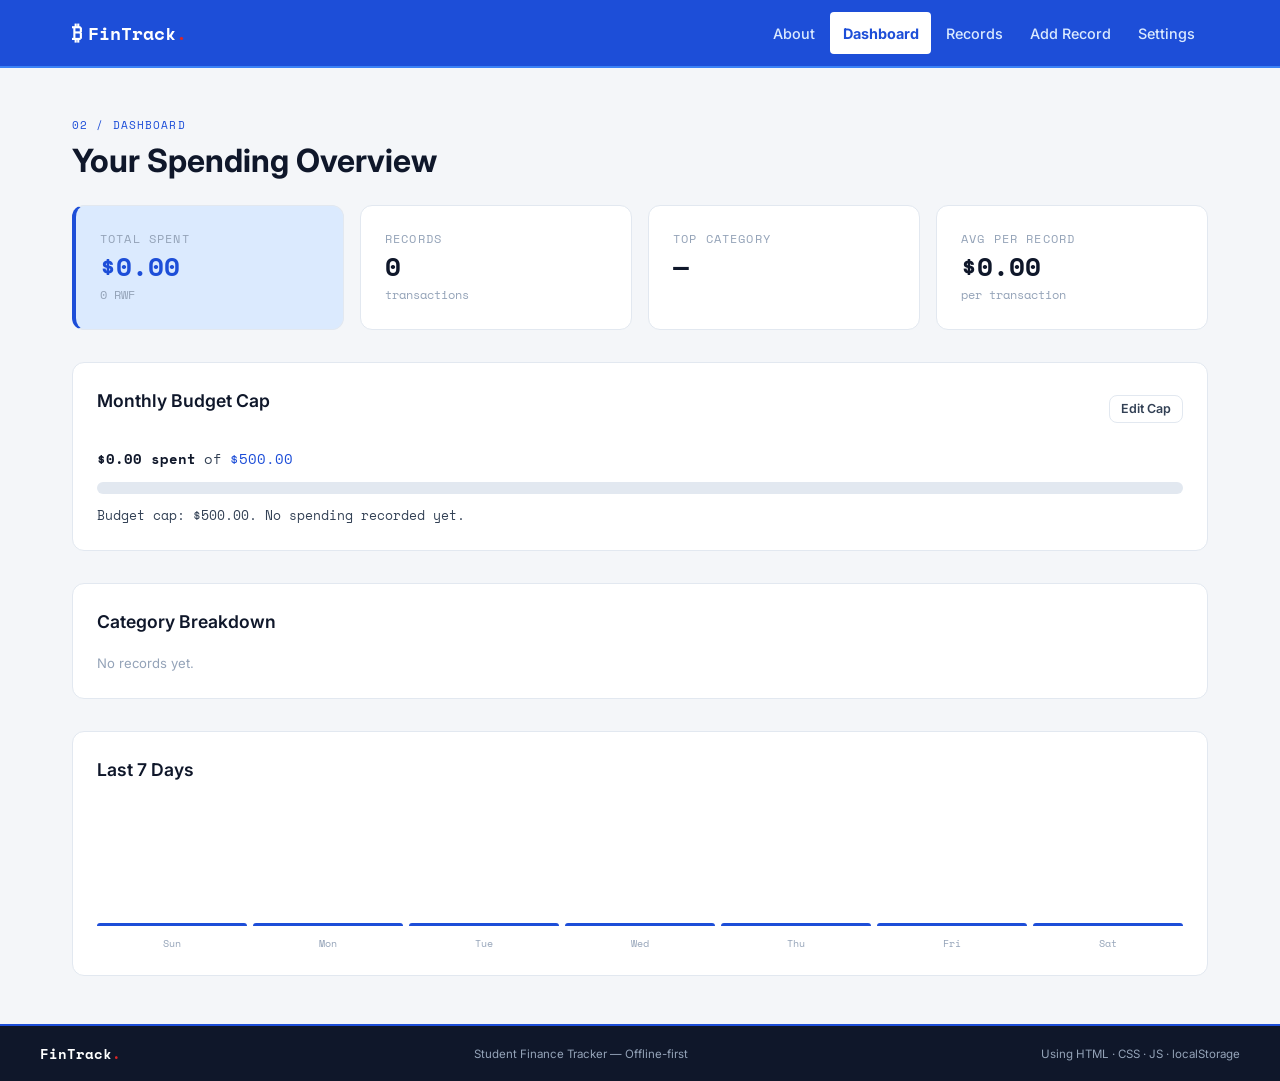
<file: index.html>
<!DOCTYPE html>
<html lang="en">
<head>
  <meta charset="UTF-8" />
  <meta name="viewport" content="width=device-width, initial-scale=1.0" />
  <title>Student-Finance-Tracker</title>
  <link rel="stylesheet" href="styles/main.css" />
  <link rel="preconnect" href="https://fonts.googleapis.com">
  <link href="https://fonts.googleapis.com/css2?family=Space+Mono:ital,wght@0,400;0,700;1,400&family=Inter:wght@300;400;500;600;700&display=swap" rel="stylesheet">
</head>
<body>
  <!-- Skip to content link for keyboard/screen reader users -->
  <a href="#main-content" class="skip-link">Skip to main content</a>


  <!-- ========== HEADER / NAV ========== -->

  <!-- code for nav and the logo "₿"-->
   <header role="banner">
    <div class="header-inner">
      <div class="logo" aria-label="Student Finance Tracker home">
        <span class="logo-icon" aria-hidden="true">₿</span>
        <span class="logo-text">FinTrack<span class="logo-accent">.</span></span>
      </div>
      <button class="nav-toggle" aria-label="Open navigation menu" aria-expanded="false" aria-controls="primary-nav">
        <span></span><span></span><span></span>
      </button>
      <nav id="primary-nav" aria-label="Main navigation">
        <ul role="list">
          <li><a href="#about" class="nav-link" data-section="about">About</a></li>
          <li><a href="#dashboard" class="nav-link active" data-section="dashboard">Dashboard</a></li>
          <li><a href="#records" class="nav-link" data-section="records">Records</a></li>
          <li><a href="#add-edit" class="nav-link" data-section="add-edit">Add Record</a></li>
          <li><a href="#settings" class="nav-link" data-section="settings">Settings</a></li>
        </ul>
      </nav>
    </div>
    
      
  </header>

    <!-- Accessibility Announcements Center for status announcements -->
  <div id="status-polite" role="status" aria-live="polite" aria-atomic="true" class="sr-only"></div>
  <div id="status-assertive" role="alert" aria-live="assertive" aria-atomic="true" class="sr-only"></div>

      <!-- ========== MAIN CONTENT ========== -->
<main id="main-content">

    <!-- ===== SECTION: ABOUT ===== -->
    <!-- about this project -->
    <section id="about" class="page-section" aria-labelledby="about-heading" hidden>
      <div class="section-container">
        <div class="section-eyebrow"> About</div>
        <h1 id="about-heading">Student Finance Tracker</h1>
        <p class="about-tagline">Know exactly where your money goes — and take it back.</p>

        <div class="about-grid">
            <!-- about project -->
          <article class="about-card">
            <h2>What is this?</h2>
            <p>A lightweight, offline-first web app built for students to track daily spending, set budgets, and visualise financial habits — no accounts, no cloud, no cost.</p>
          </article>
          <article class="about-card">
            <h2>Why it exists</h2>
            <p>Student budgets are tight. Small leaks — coffee, bus fare, impulsive snacks — add up fast. FinTrack gives you clarity with zero friction.</p>
          </article>
          <article class="about-card">
            <h2>Key features</h2>
            <ul>
              <li>6 default spending categories</li>
              <li>Live regex-powered search</li>
              <li>USD ↔ RWF ↔ NGN conversion</li>
              <li>Budget cap alerts</li>
              <li>JSON import / export</li>
              <li>Works fully offline</li>
            </ul>
          </article>
          <article class="about-card">
            <!-- contacts -->
            <h2>Contact</h2>
            <p>Showcasing demonstrating regex, DOM manipulation, accessibility, and vanilla JS architecture. my contact is below</p>
            <div class="contact-links">
              <a href="https://github.com/sotuagomah-git/student-finance-tracker" target="_blank" rel="noopener noreferrer" class="contact-link">
                <svg aria-hidden="true" width="18" height="18" viewBox="0 0 24 24" fill="currentColor"><path d="M12 0C5.37 0 0 5.37 0 12c0 5.3 3.438 9.8 8.205 11.385.6.113.82-.258.82-.577 0-.285-.01-1.04-.015-2.04-3.338.724-4.042-1.61-4.042-1.61-.546-1.387-1.333-1.756-1.333-1.756-1.09-.745.083-.73.083-.73 1.205.085 1.838 1.236 1.838 1.236 1.07 1.835 2.807 1.305 3.492.998.108-.776.418-1.305.762-1.605-2.665-.3-5.466-1.332-5.466-5.93 0-1.31.465-2.38 1.235-3.22-.135-.303-.54-1.523.105-3.176 0 0 1.005-.322 3.3 1.23.96-.267 1.98-.399 3-.405 1.02.006 2.04.138 3 .405 2.28-1.552 3.285-1.23 3.285-1.23.645 1.653.24 2.873.12 3.176.765.84 1.23 1.91 1.23 3.22 0 4.61-2.805 5.625-5.475 5.92.42.36.81 1.096.81 2.22 0 1.605-.015 2.896-.015 3.286 0 .315.21.69.825.57C20.565 21.795 24 17.295 24 12c0-6.63-5.37-12-12-12z"/></svg>
                sotuagomah-git
              </a>
              <a href="s.otuagomah@alustudent.com" class="contact-link">
                <svg aria-hidden="true" width="18" height="18" viewBox="0 0 24 24" fill="none" stroke="currentColor" stroke-width="2"><path d="M4 4h16c1.1 0 2 .9 2 2v12c0 1.1-.9 2-2 2H4c-1.1 0-2-.9-2-2V6c0-1.1.9-2 2-2z"/><polyline points="22,6 12,12 2,6"/></svg>
                s.otuagomah@alustudent.com
              </a>
            </div>
          </article>
        </div>
    </section>


 <!-- === Building the dashbord section ===== -->
    <!-- ===== SECTION: DASHBOARD ===== -->
    <section id="dashboard" class="page-section active" aria-labelledby="dashboard-heading">
      <div class="section-container">
        <div class="section-eyebrow">02 / Dashboard</div>
        <h1 id="dashboard-heading">Your Spending Overview</h1>

        <!-- Stat cards -->
        <div class="stats-grid" role="region" aria-label="Spending statistics">
          <div class="stat-card primary">
            <div class="stat-label">Total Spent</div>
            <div class="stat-value" id="stat-total">$0.00</div>
            <div class="stat-sub" id="stat-total-rwf"></div>
          </div>
          <div class="stat-card">
            <div class="stat-label">Records</div>
            <div class="stat-value" id="stat-count">0</div>
            <div class="stat-sub">transactions</div>
          </div>
          <div class="stat-card">
            <div class="stat-label">Top Category</div>
            <div class="stat-value" id="stat-top-cat">—</div>
            <div class="stat-sub" id="stat-top-cat-amount"></div>
          </div>
          <div class="stat-card">
            <div class="stat-label">Avg per Record</div>
            <div class="stat-value" id="stat-avg">$0.00</div>
            <div class="stat-sub">per transaction</div>
          </div>
        </div>

        <!-- Budget cap meter -->
        <div class="cap-section" role="region" aria-label="Budget cap tracker">
          <div class="cap-header">
            <h2>Monthly Budget Cap</h2>
            <button id="edit-cap-btn" class="btn btn-ghost btn-sm" aria-label="Edit budget cap">Edit Cap</button>
          </div>
          <div class="cap-display">
            <div class="cap-numbers">
              <span id="cap-spent">$0.00 spent</span>
              <span id="cap-of">of</span>
              <span id="cap-limit">$500.00</span>
            </div>
            <div class="cap-bar-container" role="progressbar" aria-valuenow="0" aria-valuemin="0" aria-valuemax="100" aria-label="Budget used">
              <div class="cap-bar" id="cap-bar"></div>
              <div class="cap-pulse" id="cap-pulse"></div>
            </div>
            <div id="cap-message" class="cap-message" aria-live="polite" aria-atomic="true"></div>
          </div>
        </div>

        <!-- Category breakdown -->
        <div class="category-section" role="region" aria-label="Spending by category">
          <h2>Category Breakdown</h2>
          <div id="category-bars" class="category-bars"></div>
        </div>

        <!-- 7-day trend -->
        <div class="trend-section" role="region" aria-label="7-day spending trend">
          <h2>Last 7 Days</h2>
          <div id="trend-chart" class="trend-chart" aria-label="Bar chart of spending in last 7 days"></div>
          <div id="trend-labels" class="trend-labels" aria-hidden="true"></div>
        </div>
      </div>
    </section>

    <!-- ===== SECTION: RECORDS TABLE ===== -->
    <section id="records" class="page-section" aria-labelledby="records-heading" hidden>
      <div class="section-container">
        <div class="section-eyebrow">03 / Records</div>
        <h1 id="records-heading">All Transactions</h1>

        <!-- Search toolbar -->
        <div class="search-toolbar" role="search" aria-label="Search transactions">
          <div class="search-field-wrap">
            <label for="search-input" class="sr-only">Search transactions (regex supported)</label>
            <input
              type="text"
              id="search-input"
              class="search-input"
              placeholder="Search or enter regex…"
              autocomplete="off"
              spellcheck="false"
              aria-describedby="search-hint search-status"
            />
            <svg class="search-icon" aria-hidden="true" width="18" height="18" viewBox="0 0 24 24" fill="none" stroke="currentColor" stroke-width="2"><circle cx="11" cy="11" r="8"/><line x1="21" y1="21" x2="16.65" y2="16.65"/></svg>
          </div>
          <label class="toggle-label">
            <input type="checkbox" id="search-case" />
            <span class="toggle-text">Case sensitive</span>
          </label>
          <label class="toggle-label">
            <input type="checkbox" id="search-desc-only" />
            <span class="toggle-text">Description only</span>
          </label>
          <div id="search-hint" class="search-hint">Supports regular expressions — e.g. <code>(coffee|tea)</code></div>
          <div id="search-status" class="search-status" role="status" aria-live="polite"></div>
        </div>

        <!-- Filter by category -->
        <div class="filter-bar" role="group" aria-label="Filter by category">
          <span class="filter-label">Filter:</span>
          <div id="category-filters" class="category-filters"></div>
        </div>

        <!-- Sort controls -->
        <div class="sort-bar" role="group" aria-label="Sort records">
          <span class="sort-label">Sort by:</span>
          <button class="sort-btn active" data-sort="date" data-dir="desc" aria-pressed="true">
            Date <span class="sort-arrow" aria-hidden="true">↓</span>
          </button>
          <button class="sort-btn" data-sort="description" data-dir="asc" aria-pressed="false">
            Description <span class="sort-arrow" aria-hidden="true">↕</span>
          </button>
          <button class="sort-btn" data-sort="amount" data-dir="desc" aria-pressed="false">
            Amount <span class="sort-arrow" aria-hidden="true">↕</span>
          </button>
        </div>

        <!-- Records count -->
        <div id="records-count" class="records-count" aria-live="polite"></div>

        <!-- Table (desktop) / Cards (mobile) -->
        <div class="table-scroll-wrap" role="region" aria-label="Transactions table" tabindex="0">
          <table id="records-table" aria-label="All transactions">
            <thead>
              <tr>
                <th scope="col">Description</th>
                <th scope="col">Amount</th>
                <th scope="col">Category</th>
                <th scope="col">Date</th>
                <th scope="col">Actions</th>
              </tr>
            </thead>
            <tbody id="records-tbody">
              <!-- Populated by JS -->
            </tbody>
          </table>
        </div>

        <!-- Mobile card view -->
        <div id="records-cards" class="records-cards" aria-label="Transactions (card view)"></div>

        <!-- Empty state -->
        <div id="empty-state" class="empty-state" hidden>
          <div class="empty-icon" aria-hidden="true"></div>
          <p>No records found.</p>
          <button class="btn btn-primary" onclick="app.navigate('add-edit')">Add your first record</button>
        </div>

        <!-- Export toolbar -->
        <div class="export-bar">
          <button id="export-btn" class="btn btn-ghost">
            <svg aria-hidden="true" width="16" height="16" viewBox="0 0 24 24" fill="none" stroke="currentColor" stroke-width="2"><path d="M21 15v4a2 2 0 01-2 2H5a2 2 0 01-2-2v-4"/><polyline points="7 10 12 15 17 10"/><line x1="12" y1="15" x2="12" y2="3"/></svg>
            Export JSON
          </button>
          <label class="btn btn-ghost" for="import-file">
            <svg aria-hidden="true" width="16" height="16" viewBox="0 0 24 24" fill="none" stroke="currentColor" stroke-width="2"><path d="M21 15v4a2 2 0 01-2 2H5a2 2 0 01-2-2v-4"/><polyline points="7 10 12 15 17 10"/><line x1="12" y1="15" x2="12" y2="3"/></svg>
            Import JSON
            <input type="file" id="import-file" accept=".json" class="sr-only" />
          </label>
        </div>
      </div>
    </section>


    <!-- ===== SECTION: ADD/EDIT FORM ===== -->
    <section id="add-edit" class="page-section" aria-labelledby="form-heading" hidden>
      <div class="section-container">
        <div class="section-eyebrow" id="form-eyebrow">04 / Add Record</div>
        <h1 id="form-heading">New Transaction</h1>

        <form id="transaction-form" novalidate aria-describedby="form-global-error">
          <div id="form-global-error" class="form-global-error" role="alert" aria-live="assertive" hidden></div>

          <!-- Description -->
          <div class="form-group">
            <label for="field-description" class="form-label">
              Description
              <span class="required" aria-label="required">*</span>
            </label>
            <input
              type="text"
              id="field-description"
              name="description"
              class="form-control"
              placeholder="e.g. Lunch at cafeteria"
              maxlength="120"
              autocomplete="off"
              aria-required="true"
              aria-describedby="err-description hint-description"
            />
            <div id="hint-description" class="form-hint">No leading/trailing spaces. Max 120 chars.</div>
            <div id="err-description" class="form-error" role="alert" aria-live="polite" hidden></div>
          </div>

          <!-- Amount -->
          <div class="form-group">
            <label for="field-amount" class="form-label">
              Amount (USD)
              <span class="required" aria-label="required">*</span>
            </label>
            <div class="input-with-prefix">
              <span class="input-prefix" aria-hidden="true">$</span>
              <input
                type="text"
                id="field-amount"
                name="amount"
                class="form-control"
                placeholder="0.00"
                inputmode="decimal"
                aria-required="true"
                aria-describedby="err-amount"
              />
            </div>
            <div id="err-amount" class="form-error" role="alert" aria-live="polite" hidden></div>
          </div>

          <!-- Category -->
          <div class="form-group">
            <label for="field-category" class="form-label">
              Category
              <span class="required" aria-label="required">*</span>
            </label>
            <select
              id="field-category"
              name="category"
              class="form-control"
              aria-required="true"
              aria-describedby="err-category"
            >
              <option value="">— Select category —</option>
              <option value="Food">Food</option>
              <option value="Books">Books</option>
              <option value="Transport">Transport</option>
              <option value="Entertainment">Entertainment</option>
              <option value="Fees">Fees</option>
              <option value="Other">Other</option>
            </select>
            <div id="err-category" class="form-error" role="alert" aria-live="polite" hidden></div>
          </div>

          <!-- Custom category (shown when "Other" or custom) -->
          <div class="form-group" id="custom-category-group" hidden>
            <label for="field-custom-category" class="form-label">Custom Category</label>
            <input
              type="text"
              id="field-custom-category"
              name="custom_category"
              class="form-control"
              placeholder="e.g. Medical"
              aria-describedby="err-custom-category hint-custom-category"
            />
            <div id="hint-custom-category" class="form-hint">Letters, spaces, and hyphens only.</div>
            <div id="err-custom-category" class="form-error" role="alert" aria-live="polite" hidden></div>
          </div>

          <!-- Date -->
          <div class="form-group">
            <label for="field-date" class="form-label">
              Date
              <span class="required" aria-label="required">*</span>
            </label>
            <input
              type="date"
              id="field-date"
              name="date"
              class="form-control"
              aria-required="true"
              aria-describedby="err-date"
            />
            <div id="err-date" class="form-error" role="alert" aria-live="polite" hidden></div>
          </div>

          <!-- Notes (duplicate-word detection) -->
          <div class="form-group">
            <label for="field-notes" class="form-label">Notes (optional)</label>
            <textarea
              id="field-notes"
              name="notes"
              class="form-control"
              rows="3"
              placeholder="Any additional notes…"
              aria-describedby="err-notes hint-notes"
            ></textarea>
            <div id="hint-notes" class="form-hint">Advanced: duplicate consecutive words will be flagged.</div>
            <div id="err-notes" class="form-error" role="alert" aria-live="polite" hidden></div>
          </div>

          <!-- Hidden edit ID -->
          <input type="hidden" id="field-edit-id" name="edit_id" value="" />

          <!-- Form actions -->
          <div class="form-actions" >
            <button type="submit" id="form-submit-btn" class="btn btn-primary">
              <svg aria-hidden="true" width="16" height="16" viewBox="0 0 24 24" fill="none" stroke="currentColor" stroke-width="2"><path d="M19 21H5a2 2 0 01-2-2V5a2 2 0 012-2h11l5 5v11a2 2 0 01-2 2z"/><polyline points="17 21 17 13 7 13 7 21"/><polyline points="7 3 7 8 15 8"/></svg>
              Save Record
            </button>
            <button type="button" id="form-cancel-btn" class="btn btn-ghost">Cancel</button>
            <button type="reset" class="btn btn-ghost btn-sm">Reset</button>
          </div>
        </form>

        <!-- Quick regex pattern reference -->
        <details class="regex-reference">
          <summary>Regex Search Patterns (reference)</summary>
          <table class="regex-table">
            <caption>Example search patterns for Finance Tracker</caption>
            <thead>
              <tr><th>Pattern</th><th>Matches</th></tr>
            </thead>
            <tbody>
              <tr><td><code>\.\d{2}\b</code></td><td>Records with cents (e.g. $12.50)</td></tr>
              <tr><td><code>(coffee|tea)</code></td><td>Beverage keywords in descriptions</td></tr>
              <tr><td><code>\b(\w+)\s+\1\b</code></td><td>Duplicate consecutive words</td></tr>
              <tr><td><code>^[A-Z]</code></td><td>Descriptions starting with uppercase</td></tr>
              <tr><td><code>\d{4}-\d{2}-\d{2}</code></td><td>ISO date format</td></tr>
              <tr><td><code>(?&lt;=\$)\d+\.\d{2}</code></td><td>Dollar amounts (lookbehind)</td></tr>
            </tbody>
          </table>
        </details>
      </div>
    </section>

    <!-- ===== SECTION: SETTINGS ===== -->
    <section id="settings" class="page-section" aria-labelledby="settings-heading" hidden>
      <div class="section-container">
        <div class="section-eyebrow">05 / Settings</div>
        <h1 id="settings-heading">Settings</h1>

        <!-- Currency settings -->
        <fieldset class="settings-card">
          <legend>Currency &amp; Conversion</legend>
          <p class="settings-desc">Set manual exchange rates. Base currency is always USD.</p>

          <div class="currency-grid">
            <div class="form-group">
              <label for="rate-rwf" class="form-label">1 USD = ? RWF</label>
              <input type="number" id="rate-rwf" class="form-control" value="1350" min="1" step="0.01"
                aria-describedby="err-rate-rwf" />
              <div id="err-rate-rwf" class="form-error" role="alert" hidden></div>
            </div>
            <div class="form-group">
              <label for="rate-ngn" class="form-label">1 USD = ? NGN</label>
              <input type="number" id="rate-ngn" class="form-control" value="1580" min="1" step="0.01"
                aria-describedby="err-rate-ngn" />
              <div id="err-rate-ngn" class="form-error" role="alert" hidden></div>
            </div>
          </div>

          <!-- Currency converter -->
          <div class="converter-box" role="region" aria-label="Currency converter">
            <h3>Quick Converter</h3>
            <div class="converter-row">
              <input type="number" id="conv-amount" class="form-control conv-input" value="1" min="0" step="0.01"
                aria-label="Amount to convert" />
              <select id="conv-from" class="form-control conv-select" aria-label="Convert from">
                <option value="USD">USD</option>
                <option value="RWF">RWF</option>
                <option value="NGN">NGN</option>
              </select>
              <span class="conv-arrow" aria-hidden="true">→</span>
              <select id="conv-to" class="form-control conv-select" aria-label="Convert to">
                <option value="RWF">RWF</option>
                <option value="USD">USD</option>
                <option value="NGN">NGN</option>
              </select>
              <button id="conv-btn" class="btn btn-primary">Convert</button>
            </div>
            <div id="conv-result" class="conv-result" role="status" aria-live="polite"></div>
          </div>

          <button id="save-rates-btn" class="btn btn-primary mt-2">Save Rates</button>
        </fieldset>

        <!-- Budget cap setting -->
        <fieldset class="settings-card">
          <legend>Budget Cap</legend>
          <div class="form-group">
            <label for="settings-cap" class="form-label">Monthly budget cap (USD)</label>
            <div class="input-with-prefix">
              <span class="input-prefix" aria-hidden="true">$</span>
              <input type="number" id="settings-cap" class="form-control" value="500" min="0" step="0.01" />
            </div>
          </div>
          <button id="save-cap-btn" class="btn btn-primary">Save Cap</button>
        </fieldset>

        <!-- Categories management -->
        <fieldset class="settings-card">
          <legend>Manage Categories</legend>
          <div id="categories-list" class="categories-list" role="list" aria-label="Current categories"></div>
          <div class="add-category-row">
            <label for="new-category-input" class="sr-only">New category name</label>
            <input type="text" id="new-category-input" class="form-control" placeholder="New category name…"
              aria-describedby="err-new-cat hint-new-cat" />
            <div id="hint-new-cat" class="form-hint sr-only">Letters, spaces, and hyphens only.</div>
            <div id="err-new-cat" class="form-error" role="alert" aria-live="polite" hidden></div>
            <button id="add-category-btn" class="btn btn-primary">Add</button>
          </div>
        </fieldset>

        <!-- Data management -->
        <fieldset class="settings-card">
          <legend>Data Management</legend>
          <div class="data-actions">
            <button id="clear-data-btn" class="btn btn-danger">
              <svg aria-hidden="true" width="16" height="16" viewBox="0 0 24 24" fill="none" stroke="currentColor" stroke-width="2"><polyline points="3 6 5 6 21 6"/><path d="M19 6v14a2 2 0 01-2 2H7a2 2 0 01-2-2V6m3 0V4a1 1 0 011-1h4a1 1 0 011 1v2"/></svg>
              Clear All Data
            </button>
            <button id="load-seed-btn" class="btn btn-ghost">
              <svg aria-hidden="true" width="16" height="16" viewBox="0 0 24 24" fill="none" stroke="currentColor" stroke-width="2"><path d="M12 20h9"/><path d="M16.5 3.5a2.121 2.121 0 013 3L7 19l-4 1 1-4L16.5 3.5z"/></svg>
              Load Seed Data
            </button>
          </div>
        </fieldset>
      </div>
    </section>
</main>

 <!-- ========== FOOTER ========== -->
  <footer role="contentinfo">
    <div class="footer-inner">
      <span class="footer-logo">FinTrack<span class="logo-accent">.</span></span>
      <span class="footer-copy">Student Finance Tracker — Offline-first</span>
      <span class="footer-stack">Using HTML · CSS · JS · localStorage</span>
    </div>
  </footer>

  <div id="confirm-modal" class="modal-overlay" hidden aria-modal="true" role="dialog" aria-labelledby="confirm-title" aria-describedby="confirm-message">
    <div class="modal-box">
      <h2 id="confirm-title" class="modal-title">Confirm</h2>
      <p id="confirm-message" class="modal-message"></p>
      <div class="modal-actions">
        <button id="confirm-yes" class="btn btn-danger">Yes, delete</button>
        <button id="confirm-no" class="btn btn-ghost">Cancel</button>
      </div>
    </div>
  </div>

  <script type="module" src="scripts/app.js"></script>
  <script src="validators.js"></script>
  <script src="storage.js"></script>
  <script src="state.js"></script>
  <script src="ui.js"></script>
</body>
</html>
</file>
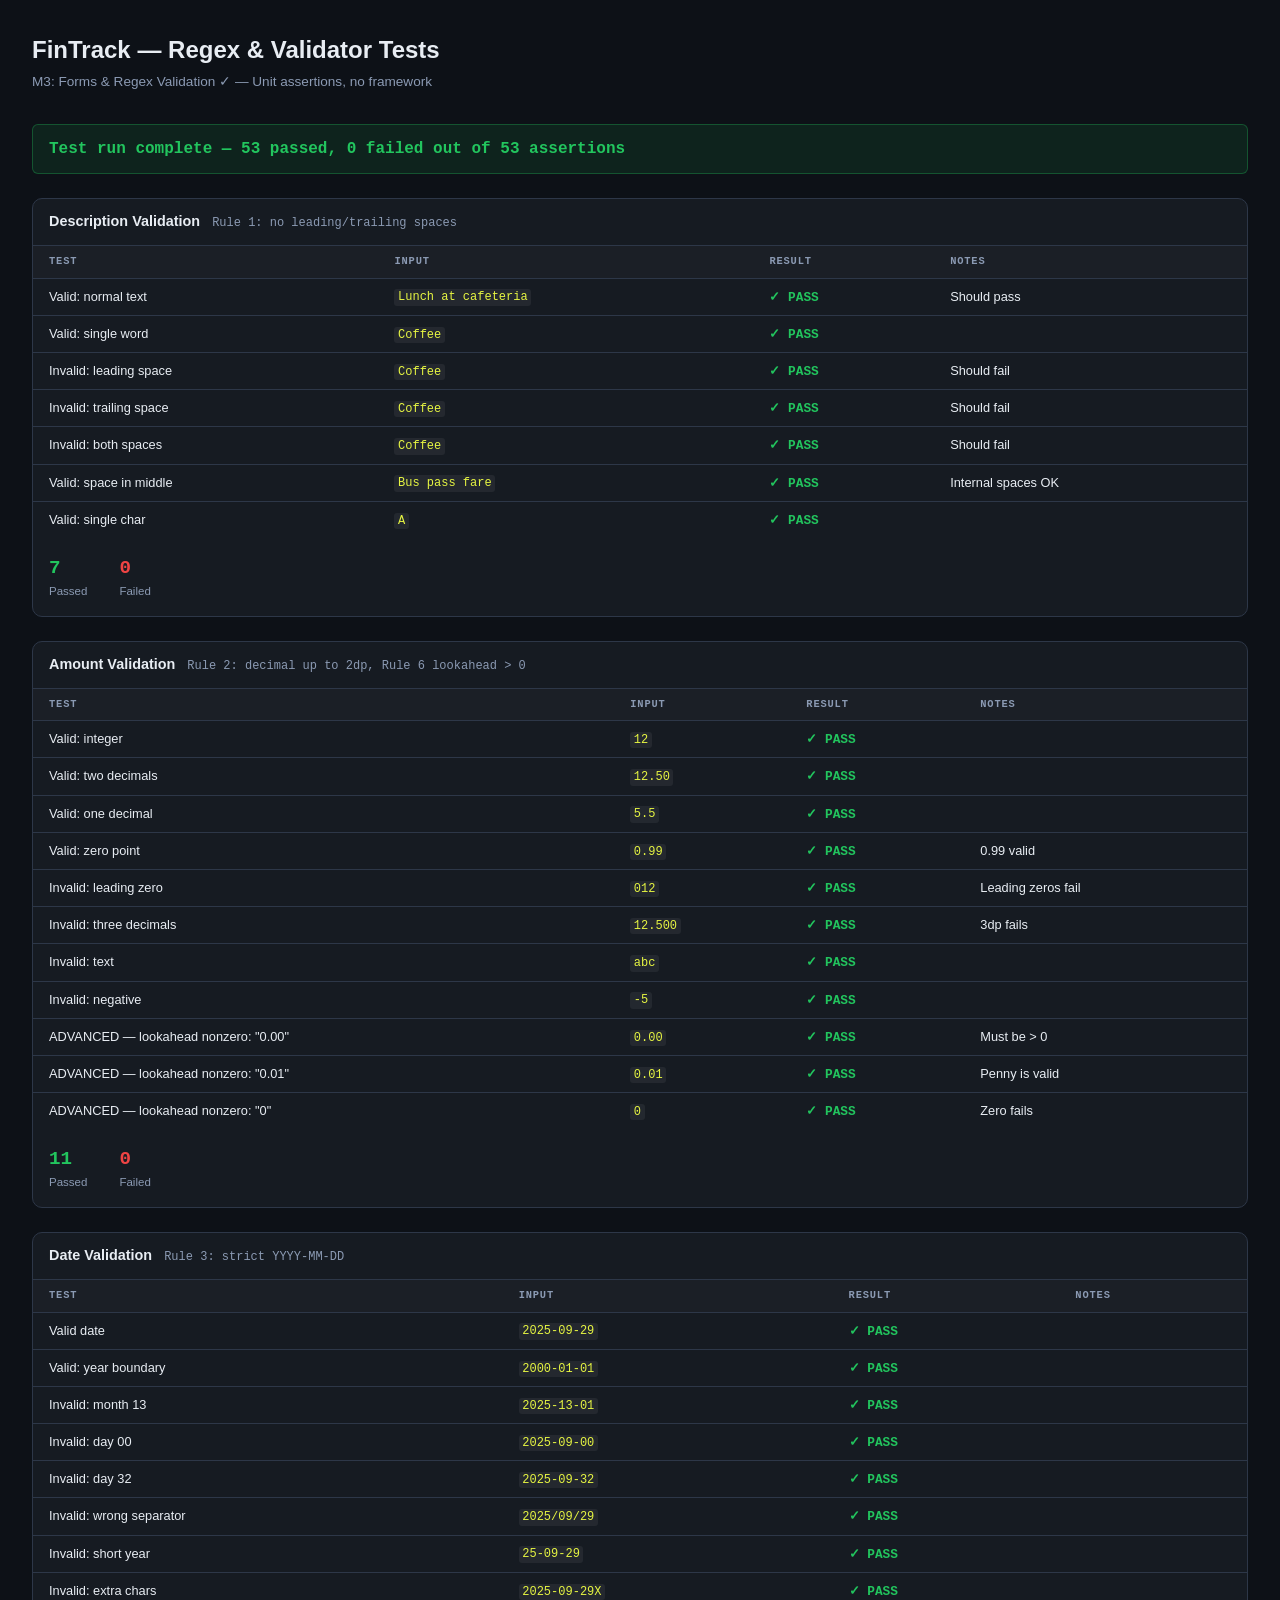
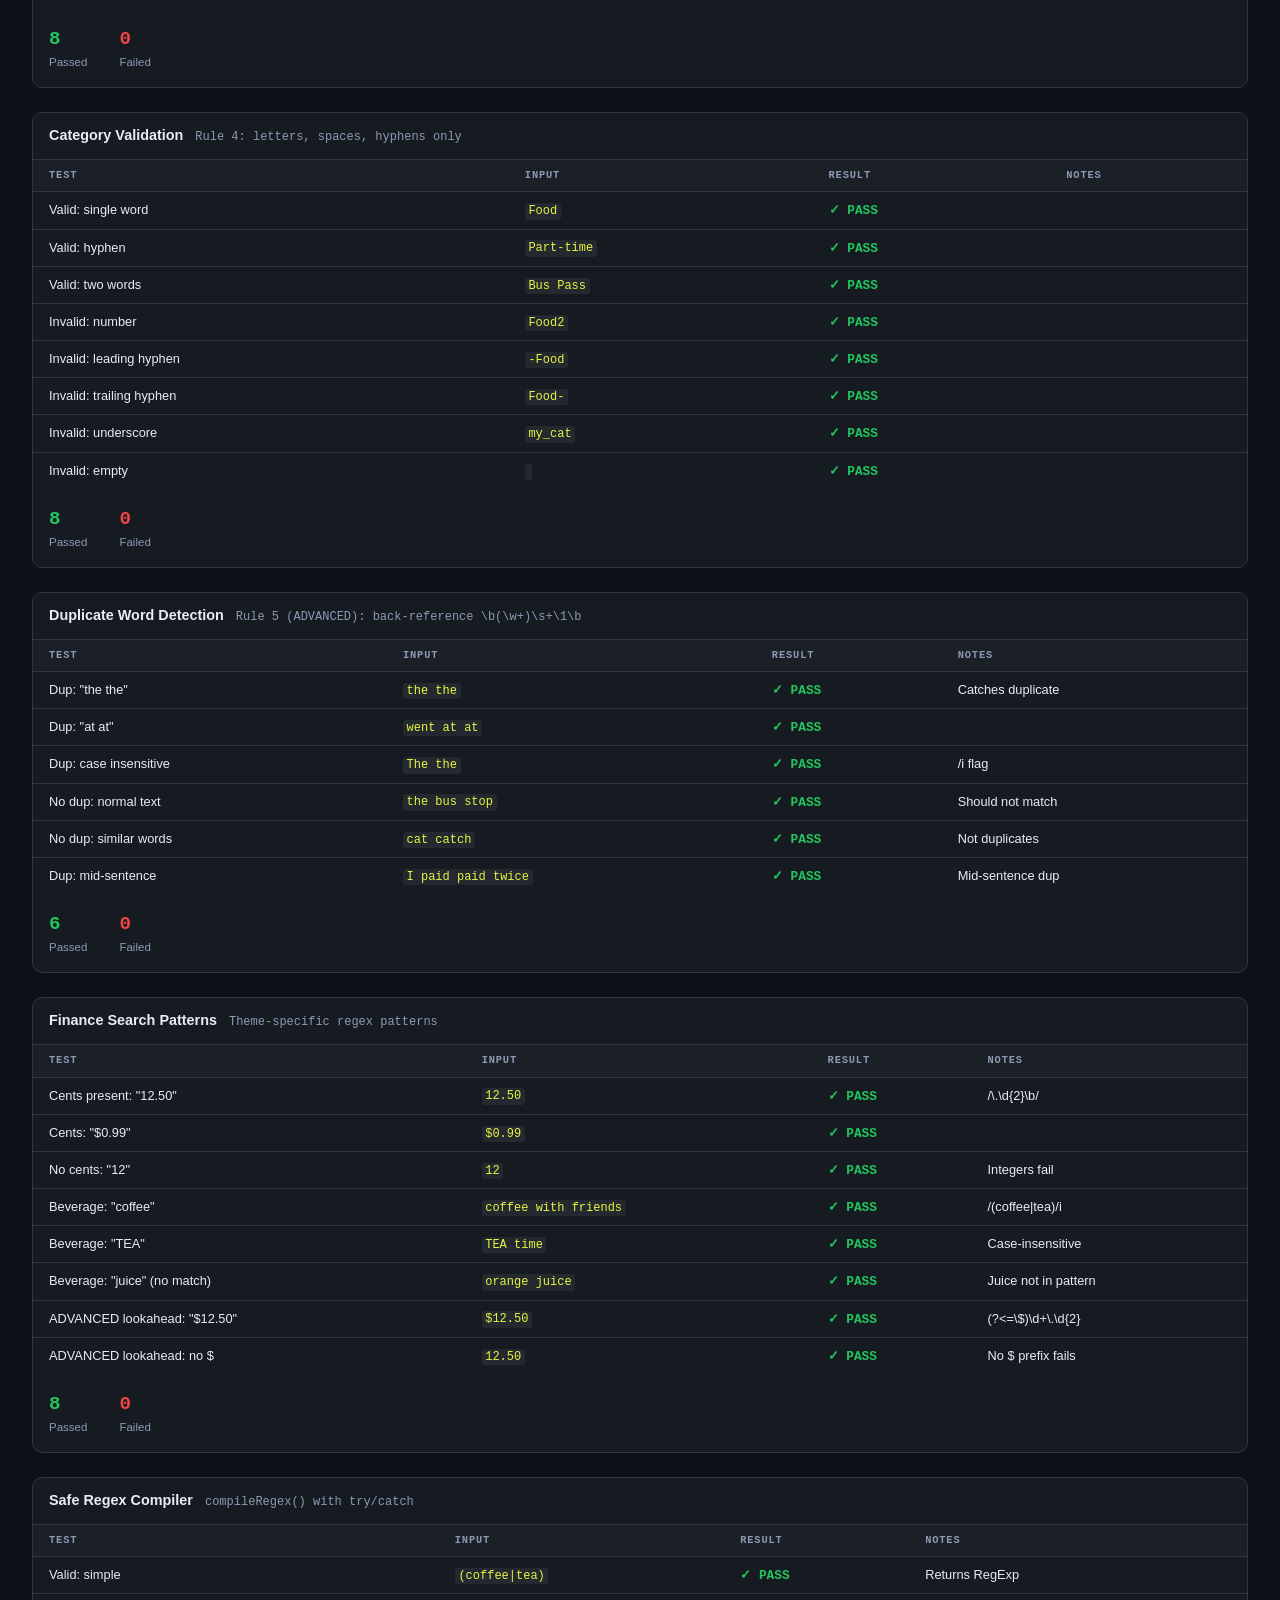
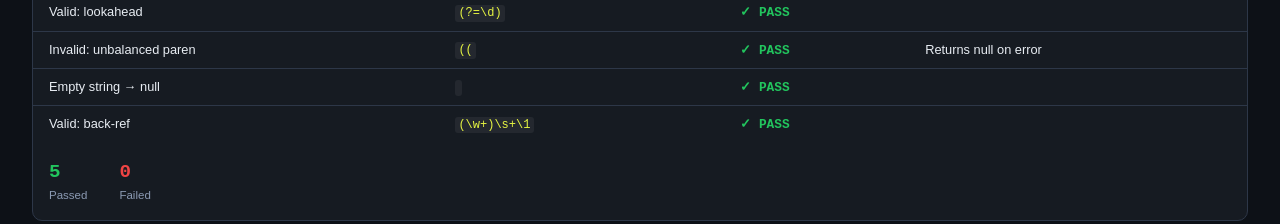
<file: test.html>
<!DOCTYPE html>
<html lang="en">
<head>
  <meta charset="UTF-8" />
  <meta name="viewport" content="width=device-width, initial-scale=1.0" />
  <title>FinTrack — Validator Tests</title>
  <style>
    :root {
      --bg: #0d1117; --card: #161b22; --border: #2d3748;
      --pass: #22c55e; --fail: #ef4444; --warn: #f59e0b;
      --accent: #e6f542; --text: #e8edf3; --muted: #8b9ab3;
      --mono: 'Space Mono', monospace; --ui: 'Inter', sans-serif;
    }
    * {
         box-sizing: border-box; margin:0; padding:0;
    }
    body {
         background:var(--bg); color:var(--text); font-family:var(--ui); padding:2rem; line-height:1.5; 
     }
    h1 {
         font-size:1.5rem; margin-bottom:.25rem;
     }
    .subtitle {
         color:var(--muted); font-size:.85rem; margin-bottom:2rem;
    }
    .suite {
         background:var(--card); border:1px solid var(--border); border-radius:10px; margin-bottom:1.5rem; overflow:hidden; 
    }
    .suite-header { 
        padding:.75rem 1rem; border-bottom:1px solid var(--border); font-weight:700; font-size:.9rem;
     }
    .suite-header small { 
        color:var(--muted); font-weight:400; margin-left:.5rem; font-family:var(--mono); font-size:.75rem; 
    }
    table {
         width:100%; border-collapse:collapse; font-size:.8rem; 
        }
    th {
         padding:.5rem 1rem; text-align:left; font-family:var(--mono); font-size:.65rem; text-transform:uppercase; letter-spacing:.08em; color:var(--muted); background:rgba(255,255,255,.02); 
        }
    td { 
        padding:.5rem 1rem; border-top:1px solid var(--border); vertical-align:top;
     }
    td code { 
        font-family:var(--mono); font-size:.75rem; background:rgba(255,255,255,.06); padding:.1em .3em; border-radius:3px; color:var(--accent);
     }
    .pass { 
        color:var(--pass); font-family:var(--mono); font-weight:700;
     }
    .fail {
         color:var(--fail); font-family:var(--mono); font-weight:700; 
        }
    .warn-cell {
         color:var(--warn); font-family:var(--mono); font-size:.75rem; 
        }
    .summary {
         padding:1rem; display:flex; gap:2rem;
         }
    .s-num { 
        font-family:var(--mono); font-size:1.2rem; font-weight:700;
     }
    .s-label {
         font-size:.72rem; color:var(--muted);
         }
    .s-pass {
         color:var(--pass); 
        }
    .s-fail { 
        color:var(--fail); 
    }
    #overall {
         padding:.75rem 1rem; font-family:var(--mono); font-weight:700; border-radius:6px; margin-bottom:1.5rem;
         }
    .overall-pass { 
        background:rgba(34,197,94,.1); border:1px solid rgba(34,197,94,.3); color:var(--pass); }
    .overall-fail { background:rgba(239,68,68,.1); border:1px solid rgba(239,68,68,.3); color:var(--fail);
     }
  </style>
</head>
<body>
  <h1>FinTrack — Regex & Validator Tests</h1>
  <p class="subtitle">M3: Forms &amp; Regex Validation ✓ — Unit assertions, no framework</p>
  <div id="overall"></div>
  <div id="results"></div>

<script type="module">
// ---- Inline validators (mirrors validators.js) ----

const RX_DESCRIPTION   = /^\S(?:.*\S)?$|^\S$/;
const RX_AMOUNT        = /^(0|[1-9]\d*)(\.\d{1,2})?$/;
const RX_DATE          = /^\d{4}-(0[1-9]|1[0-2])-(0[1-9]|[12]\d|3[01])$/;
const RX_CATEGORY      = /^[A-Za-z]+(?:[ -][A-Za-z]+)*$/;
const RX_DUP_WORD      = /\b(\w+)\s+\1\b/i;
const RX_AMOUNT_NONZERO = /^(?!0+(?:\.0+)?$)(0|[1-9]\d*)(\.\d{1,2})?$/;

// Finance Tracker search patterns
const RX_CENTS         = /\.\d{2}\b/;
const RX_BEVERAGE      = /(coffee|tea)/i;
// Lookahead: amount has decimal cents
const RX_DECIMAL_LOOK  = /(?<=\$)\d+\.\d{2}/;

function compileRegex(input, flags = 'i') {
  try { return input ? new RegExp(input, flags) : null; } catch { return null; }
}

// ---- Test runner ----
let totalPass = 0, totalFail = 0;

function suite(name, description, tests) {
  let pass = 0, fail = 0;
  const rows = tests.map(([label, input, expected, extraInfo]) => {
    const got = expected; // pre-evaluated in test definition
    const ok  = got;
    if (ok) { pass++; totalPass++; } else { fail++; totalFail++; }
    return `<tr>
      <td>${label}</td>
      <td><code>${String(input).replace(/</g,'&lt;')}</code></td>
      <td>${expected ? '<span class="pass">✓ PASS</span>' : '<span class="fail">✗ FAIL</span>'}</td>
      <td>${extraInfo || ''}</td>
    </tr>`;
  }).join('');

  return `
  <div class="suite">
    <div class="suite-header">${name} <small>${description}</small></div>
    <table>
      <thead><tr><th>Test</th><th>Input</th><th>Result</th><th>Notes</th></tr></thead>
      <tbody>${rows}</tbody>
    </table>
    <div class="summary">
      <div><div class="s-num s-pass">${pass}</div><div class="s-label">Passed</div></div>
      <div><div class="s-num s-fail">${fail}</div><div class="s-label">Failed</div></div>
    </div>
  </div>`;
}

const results = [];

// ---- Suite 1: Description ----
results.push(suite('Description Validation', 'Rule 1: no leading/trailing spaces', [
  ['Valid: normal text',         'Lunch at cafeteria',  RX_DESCRIPTION.test('Lunch at cafeteria'), 'Should pass'],
  ['Valid: single word',         'Coffee',              RX_DESCRIPTION.test('Coffee'), ''],
  ['Invalid: leading space',     ' Coffee',             !RX_DESCRIPTION.test(' Coffee'), 'Should fail'],
  ['Invalid: trailing space',    'Coffee ',             !RX_DESCRIPTION.test('Coffee '), 'Should fail'],
  ['Invalid: both spaces',       ' Coffee ',            !RX_DESCRIPTION.test(' Coffee '), 'Should fail'],
  ['Valid: space in middle',     'Bus pass fare',       RX_DESCRIPTION.test('Bus pass fare'), 'Internal spaces OK'],
  ['Valid: single char',         'A',                   RX_DESCRIPTION.test('A'), ''],
]));

// ---- Suite 2: Amount ----
results.push(suite('Amount Validation', 'Rule 2: decimal up to 2dp, Rule 6 lookahead > 0', [
  ['Valid: integer',             '12',        RX_AMOUNT.test('12'), ''],
  ['Valid: two decimals',        '12.50',     RX_AMOUNT.test('12.50'), ''],
  ['Valid: one decimal',         '5.5',       RX_AMOUNT.test('5.5'), ''],
  ['Valid: zero point',          '0.99',      RX_AMOUNT.test('0.99'), '0.99 valid'],
  ['Invalid: leading zero',      '012',       !RX_AMOUNT.test('012'), 'Leading zeros fail'],
  ['Invalid: three decimals',    '12.500',    !RX_AMOUNT.test('12.500'), '3dp fails'],
  ['Invalid: text',              'abc',       !RX_AMOUNT.test('abc'), ''],
  ['Invalid: negative',          '-5',        !RX_AMOUNT.test('-5'), ''],
  ['ADVANCED — lookahead nonzero: "0.00"', '0.00', !RX_AMOUNT_NONZERO.test('0.00'), 'Must be > 0'],
  ['ADVANCED — lookahead nonzero: "0.01"', '0.01', RX_AMOUNT_NONZERO.test('0.01'), 'Penny is valid'],
  ['ADVANCED — lookahead nonzero: "0"',    '0',    !RX_AMOUNT_NONZERO.test('0'), 'Zero fails'],
]));

// ---- Suite 3: Date ----
results.push(suite('Date Validation', 'Rule 3: strict YYYY-MM-DD', [
  ['Valid date',                 '2025-09-29', RX_DATE.test('2025-09-29'), ''],
  ['Valid: year boundary',       '2000-01-01', RX_DATE.test('2000-01-01'), ''],
  ['Invalid: month 13',          '2025-13-01', !RX_DATE.test('2025-13-01'), ''],
  ['Invalid: day 00',            '2025-09-00', !RX_DATE.test('2025-09-00'), ''],
  ['Invalid: day 32',            '2025-09-32', !RX_DATE.test('2025-09-32'), ''],
  ['Invalid: wrong separator',   '2025/09/29', !RX_DATE.test('2025/09/29'), ''],
  ['Invalid: short year',        '25-09-29',   !RX_DATE.test('25-09-29'), ''],
  ['Invalid: extra chars',       '2025-09-29X',!RX_DATE.test('2025-09-29X'), ''],
]));

// ---- Suite 4: Category ----
results.push(suite('Category Validation', 'Rule 4: letters, spaces, hyphens only', [
  ['Valid: single word',         'Food',        RX_CATEGORY.test('Food'), ''],
  ['Valid: hyphen',              'Part-time',   RX_CATEGORY.test('Part-time'), ''],
  ['Valid: two words',           'Bus Pass',    RX_CATEGORY.test('Bus Pass'), ''],
  ['Invalid: number',            'Food2',       !RX_CATEGORY.test('Food2'), ''],
  ['Invalid: leading hyphen',    '-Food',       !RX_CATEGORY.test('-Food'), ''],
  ['Invalid: trailing hyphen',   'Food-',       !RX_CATEGORY.test('Food-'), ''],
  ['Invalid: underscore',        'my_cat',      !RX_CATEGORY.test('my_cat'), ''],
  ['Invalid: empty',             '',            !RX_CATEGORY.test(''), ''],
]));

// ---- Suite 5: Advanced — Duplicate Word (back-reference) ----
results.push(suite('Duplicate Word Detection', 'Rule 5 (ADVANCED): back-reference \\b(\\w+)\\s+\\1\\b', [
  ['Dup: "the the"',             'the the',     RX_DUP_WORD.test('the the'), 'Catches duplicate'],
  ['Dup: "at at"',               'went at at',  RX_DUP_WORD.test('went at at'), ''],
  ['Dup: case insensitive',      'The the',     RX_DUP_WORD.test('The the'), '/i flag'],
  ['No dup: normal text',        'the bus stop',!RX_DUP_WORD.test('the bus stop'), 'Should not match'],
  ['No dup: similar words',      'cat catch',   !RX_DUP_WORD.test('cat catch'), 'Not duplicates'],
  ['Dup: mid-sentence',          'I paid paid twice',RX_DUP_WORD.test('I paid paid twice'), 'Mid-sentence dup'],
]));

// ---- Suite 6: Finance Tracker Search Patterns ----
results.push(suite('Finance Search Patterns', 'Theme-specific regex patterns', [
  ['Cents present: "12.50"',     '12.50',       RX_CENTS.test('12.50'), '/\\.\\d{2}\\b/'],
  ['Cents: "$0.99"',             '$0.99',        RX_CENTS.test('$0.99'), ''],
  ['No cents: "12"',             '12',           !RX_CENTS.test('12'), 'Integers fail'],
  ['Beverage: "coffee"',         'coffee with friends', RX_BEVERAGE.test('coffee with friends'), '/(coffee|tea)/i'],
  ['Beverage: "TEA"',            'TEA time',    RX_BEVERAGE.test('TEA time'), 'Case-insensitive'],
  ['Beverage: "juice" (no match)','orange juice',!RX_BEVERAGE.test('orange juice'), 'Juice not in pattern'],
  ['ADVANCED lookahead: "$12.50"','$12.50',     !!('$12.50'.match(RX_DECIMAL_LOOK)), '(?<=\\$)\\d+\\.\\d{2}'],
  ['ADVANCED lookahead: no $',   '12.50',       !('12.50'.match(RX_DECIMAL_LOOK)), 'No $ prefix fails'],
]));

// ---- Safe regex compiler ----
results.push(suite('Safe Regex Compiler', 'compileRegex() with try/catch', [
  ['Valid: simple',              '(coffee|tea)',  compileRegex('(coffee|tea)') !== null, 'Returns RegExp'],
  ['Valid: lookahead',           '(?=\\d)',       compileRegex('(?=\\d)') !== null, ''],
  ['Invalid: unbalanced paren',  '((',           compileRegex('((') === null, 'Returns null on error'],
  ['Empty string → null',        '',             compileRegex('') === null, ''],
  ['Valid: back-ref',            '(\\w+)\\s+\\1',compileRegex('(\\w+)\\s+\\1') !== null, ''],
]));

// ---- Render ----
document.getElementById('results').innerHTML = results.join('');
const overall = document.getElementById('overall');
overall.textContent = `Test run complete — ${totalPass} passed, ${totalFail} failed out of ${totalPass + totalFail} assertions`;
overall.className   = totalFail === 0 ? 'overall-pass' : 'overall-fail';
</script>
</body>
</html>
</file>
<file: styles/main.css>
/* STUDENT PLANNER CSS STYLESHEET */
/* Design Tokens */
/* Custom Css */

:root {


  /* Storing color code pallets and design tokens as variables */

  /* --- Core palette --- */
  --color-white:      #ffffff;
  --color-off-white:  #f4f6f9;    /* page background */
  --color-light-grey: #e2e8f0;    /* borders, dividers */
  --color-mid-grey:   #94a3b8;    /* muted text, placeholders */
  --color-dark-grey:  #334155;    /* secondary text */
  --color-black:      #0f172a;    /* headings, primary text */

  --color-blue:       #1d4ed8;    /* primary accent — buttons, links, active states */
  --color-blue-light: #3b82f6;    /* hover state for blue */
  --color-blue-pale:  #dbeafe;    /* blue tints — chip backgrounds, focus rings */

  --color-red:        #dc2626;    /* danger, delete, over-budget */
  --color-red-light:  #ef4444;    /* hover red */
  --color-red-pale:   #fee2e2;    /* red tints — error backgrounds */

  --color-green:      #16a34a;    /* success, valid fields */
  --color-yellow:     #ca8a04;    /* warning */

  /* --- Category colours (used on chips and bars) --- */
  --cat-food:          #ea580c;
  --cat-books:         #7c3aed;
  --cat-transport:     #0284c7;
  --cat-entertainment: #db2777;
  --cat-fees:          #d97706;
  --cat-other:         #64748b;

  /* --- Typography --- */
  --font-mono: 'Space Mono', 'Courier New', monospace;
  --font-ui:   'Inter', system-ui, sans-serif;

  /* --- Spacing scale --- */
  --space-xs:  0.25rem;
  --space-sm:  0.5rem;
  --space-md:  1rem;
  --space-lg:  1.5rem;
  --space-xl:  2rem;
  --space-2xl: 3rem;

  /* --- Border radius --- */
  --r-sm:  4px;
  --r-md:  8px;
  --r-lg:  12px;

  /* --- Simple transitions --- */
  --t-fast: 150ms ease;
  --t-med:  250ms ease;

  /* --- Z-index layers --- */
  --z-nav:   100;
  --z-modal: 200;
}


/* Custom Styling for Base Elements */
*, *::before, *::after {
  box-sizing: border-box;
  margin: 0;
  padding: 0;
}

html {
  scroll-behavior: smooth;
  font-size: 16px;
}

body {
  background: var(--color-off-white);
  color: var(--color-black);
  font-family: var(--font-ui);
  line-height: 1.6;
  min-height: 100vh;
  display: flex;
  flex-direction: column;
}

/* All focusable elements get a visible blue outline */
:focus-visible {
  outline: 2px solid var(--color-blue);
  outline-offset: 3px;
  border-radius: var(--r-sm);
}

/* Hide visually but keep accessible for screen readers */
.sr-only {
  position: absolute;
  width: 1px;
  height: 1px;
  padding: 0;
  margin: -1px;
  overflow: hidden;
  clip: rect(0, 0, 0, 0);
  white-space: nowrap;
  border: 0;
}

/* Base link style */
a {
  color: var(--color-blue);
  text-decoration: none;
}
a:hover {
  text-decoration: underline;
}

/* Skip link style
This Targets the <a class="skip-link" href="#main-content">
hidden until focused, then becomes visible and styled for accessibility. This is invisible to the regular mouse users but it makes it available for screen reader users */

.skip-link {
  position: absolute;
  top: -100%;
  left: var(--space-md);
  background: var(--color-blue);
  color: var(--color-white);
  padding: 0.5rem 1rem;
  font-weight: 700;
  border-radius: 0 0 var(--r-sm) var(--r-sm);
  text-decoration: none;
  z-index: var(--z-modal);
  transition: top var(--t-fast);
}
.skip-link:focus {
  top: 0;
}

/* Section - Header styles */

header {
  position: sticky;
  top: 0;
  z-index: var(--z-nav);
  background: var(--color-blue);
  border-bottom: 2px solid var(--color-blue-light);
}

/* Inner row: logo on left, toggle on right (mobile), nav on right (desktop) */
.header-inner {
  display: flex;
  align-items: center;
  justify-content: space-between;
  padding: 0.75rem var(--space-md);
  max-width: 1200px;
  margin: 0 auto;
  width: 100%;
}

/* ---- Logo ---- */
/* Targets: <div class="logo"> inside .header-inner */
.logo {
  display: flex;
  align-items: center;
  gap: 0.4rem;
  font-family: var(--font-mono);
  font-weight: 700;
  font-size: 1.1rem;
  color: var(--color-white);
  cursor: pointer;
  text-decoration: none;
}
.logo-icon {
  font-size: 1.3rem;
  color: var(--color-white);
}
.logo-accent {
  color: var(--color-red);
}

/* ---- Mobile hamburger toggle ---- */
/* Targets: <button class="nav-toggle"> */
.nav-toggle {
  display: flex;
  flex-direction: column;
  gap: 5px;
  background: none;
  border: none;
  cursor: pointer;
  padding: 0.4rem;
  border-radius: var(--r-sm);
}
.nav-toggle span {
  display: block;
  width: 22px;
  height: 2px;
  background: var(--color-white);
  border-radius: 2px;
  transition: transform var(--t-fast), opacity var(--t-fast);
}

/* Animation on the bar */
/* Animate bars into X when open */
.nav-toggle[aria-expanded="true"] span:nth-child(1) {
  transform: translateY(7px) rotate(45deg);
}
.nav-toggle[aria-expanded="true"] span:nth-child(2) {
  opacity: 0;
}
.nav-toggle[aria-expanded="true"] span:nth-child(3) {
  transform: translateY(-7px) rotate(-45deg);
}

/* ---- Primary navigation ---- */
/* Targets: <nav id="primary-nav"> and its <ul> */
/* Mobile: hidden drawer, revealed by .open class via JS */
#primary-nav {
  display: none;
  position: absolute;
  top: 100%;
  left: 0;
  right: 0;
  background: var(--color-blue);
  border-bottom: 2px solid var(--color-blue-light);
  padding: var(--space-md);
}
#primary-nav.open {
  display: block;
}
#primary-nav ul {
  list-style: none;
  display: flex;
  flex-direction: column;
  gap: 0.25rem;
}

/* ---- Nav links ---- */
/* Targets: <a class="nav-link"> inside the nav */
.nav-link {
  display: block;
  padding: 0.6rem 0.8rem;
  border-radius: var(--r-sm);
  color: var(--color-blue-pale);
  font-size: 0.9rem;
  font-weight: 500;
  text-decoration: none;
  transition: background var(--t-fast), color var(--t-fast);
}
.nav-link:hover {
  background: var(--color-blue-light);
  color: var(--color-white);
}
.nav-link.active {
  background: var(--color-white);
  color: var(--color-blue);
  font-weight: 700;
}



/* ============================================================
   SECTION 4 — MAIN CONTENT WRAPPER
   Targets: <main id="main-content">
   flex: 1 makes it fill the space between header and footer
   ============================================================ */
main {
  flex: 1;
}

/* All page sections are hidden by default */
/* JS adds .active to show the current one */
.page-section {
  display: none;
}
.page-section.active {
  display: block;
  animation: fadeIn var(--t-med);
}

@keyframes fadeIn {
  from { opacity: 0; transform: translateY(8px); }
  to   { opacity: 1; transform: translateY(0); }
}

/* Inner max-width container used in every section */
.section-container {
  max-width: 1200px;
  margin: 0 auto;
  padding: var(--space-xl) var(--space-md);
}

/* Small label above each section heading e.g. "01 / About" */
/* Targets: <div class="section-eyebrow"> */
.section-eyebrow {
  font-family: var(--font-mono);
  font-size: 0.7rem;
  letter-spacing: 0.1em;
  color: var(--color-blue);
  text-transform: uppercase;
  margin-bottom: 0.5rem;
}

/* Section headings */
h1 {
  font-size: 2rem;
  font-weight: 700;
  line-height: 1.2;
  margin-bottom: var(--space-lg);
  color: var(--color-black);
}
h2 {
  font-size: 1.1rem;
  font-weight: 600;
  margin-bottom: var(--space-md);
  color: var(--color-black);
}
h3 {
  font-size: 0.95rem;
  font-weight: 600;
  margin-bottom: var(--space-sm);
}



/* ============================================================
   SECTION 5 — ABOUT SECTION
   Targets: <section id="about">
   Contains: tagline, 4-card grid, milestone progress list
   ============================================================ */

/* Tagline paragraph under the h1 */
.about-tagline {
  font-size: 1.05rem;
  color: var(--color-dark-grey);
  margin-bottom: var(--space-xl);
}

/* 2-column grid of about cards (1 column on mobile) */
.about-grid {
  display: grid;
  gap: var(--space-md);
  grid-template-columns: 1fr;
  margin-bottom: var(--space-2xl);
}

/* Individual about card: <article class="about-card"> */
.about-card {
  background: var(--color-white);
  border: 1px solid var(--color-light-grey);
  border-radius: var(--r-lg);
  padding: var(--space-lg);
}
.about-card:hover {
  border-color: var(--color-blue-light);
}

/* Card subheadings */
.about-card h2 {
  font-size: 0.8rem;
  font-family: var(--font-mono);
  color: var(--color-blue);
  letter-spacing: 0.06em;
  text-transform: uppercase;
  margin-bottom: 0.5rem;
}

/* Feature list inside the Key Features card */
.about-card ul {
  list-style: none;
}
.about-card ul li::before {
  content: "→ ";
  color: var(--color-blue);
  font-family: var(--font-mono);
}

/* Contact links row */
.contact-links {
  display: flex;
  flex-direction: column;
  gap: 0.5rem;
  margin-top: 0.75rem;
}
.contact-link {
  display: inline-flex;
  align-items: center;
  gap: 0.4rem;
  color: var(--color-dark-grey);
  font-size: 0.9rem;
  transition: color var(--t-fast);
}
.contact-link:hover {
  color: var(--color-blue);
}


/* ============================================================
   SECTION 6 — DASHBOARD
   Targets: <section id="dashboard">
   Contains: stat cards, budget cap, category bars, trend chart
   ============================================================ */

/* ---- Stat cards grid ---- */
/* Targets: <div class="stats-grid"> containing .stat-card elements */
.stats-grid {
  display: grid;
  grid-template-columns: 1fr 1fr;
  gap: var(--space-md);
  margin-bottom: var(--space-xl);
}

/* Individual stat card */
.stat-card {
  background: var(--color-white);
  border: 1px solid var(--color-light-grey);
  border-radius: var(--r-lg);
  padding: var(--space-lg);
}
.stat-card:hover {
  border-color: var(--color-blue-light);
}

/* Primary card (Total Spent) spans full width on mobile */
.stat-card.primary {
  grid-column: 1 / -1;
  border-left: 4px solid var(--color-blue);
  background: var(--color-blue-pale);
}

/* Label above the big number */
.stat-label {
  font-size: 0.72rem;
  font-family: var(--font-mono);
  text-transform: uppercase;
  letter-spacing: 0.1em;
  color: var(--color-mid-grey);
  margin-bottom: 0.4rem;
}

/* The big number */
.stat-value {
  font-family: var(--font-mono);
  font-size: 1.6rem;
  font-weight: 700;
  color: var(--color-black);
  line-height: 1;
  margin-bottom: 0.3rem;
}
.stat-card.primary .stat-value {
  color: var(--color-blue);
  font-size: 2rem;
}

/* Small text below the number */
.stat-sub {
  font-size: 0.78rem;
  color: var(--color-mid-grey);
  font-family: var(--font-mono);
}

/* ---- Budget cap meter ---- */
/* Targets: <div class="cap-section"> */
.cap-section {
  background: var(--color-white);
  border: 1px solid var(--color-light-grey);
  border-radius: var(--r-lg);
  padding: var(--space-lg);
  margin-bottom: var(--space-xl);
}

/* Row: heading on left, Edit Cap button on right */
.cap-header {
  display: flex;
  align-items: center;
  justify-content: space-between;
  margin-bottom: var(--space-md);
}

/* "$250 spent of $500" text row */
.cap-numbers {
  display: flex;
  align-items: center;
  gap: 0.5rem;
  font-family: var(--font-mono);
  font-size: 0.9rem;
  color: var(--color-dark-grey);
  margin-bottom: 0.75rem;
}
#cap-spent {
  color: var(--color-black);
  font-weight: 700;
}
#cap-limit {
  color: var(--color-blue);
}

/* The progress bar track */
.cap-bar-container {
  position: relative;
  background: var(--color-light-grey);
  border-radius: 100px;
  height: 12px;
  margin-bottom: 0.75rem;
  overflow: hidden;
}

/* The filled portion of the bar */
.cap-bar {
  height: 100%;
  background: var(--color-blue);
  border-radius: 100px;
  transition: width var(--t-med);
  max-width: 100%;
}
/* Red bar when over budget */
.cap-bar.overage {
  background: var(--color-red);
}

/* The animated dot at the end of the bar */
.cap-pulse {
  position: absolute;
  top: 50%;
  transform: translate(-50%, -50%);
  width: 16px;
  height: 16px;
  border-radius: 50%;
  background: var(--color-blue);
  opacity: 0;
  pointer-events: none;
  transition: left var(--t-med);
}
.cap-pulse.active {
  opacity: 1;
}
.cap-pulse.overage {
  background: var(--color-red);
}

/* Status message below the bar */
.cap-message {
  font-family: var(--font-mono);
  font-size: 0.8rem;
  color: var(--color-dark-grey);
  min-height: 1.2em;
}
.cap-message.good    { color: var(--color-green); }
.cap-message.warning { color: var(--color-yellow); }
.cap-message.danger  { color: var(--color-red); }

/* ---- Category breakdown bars ---- */
/* Targets: <div class="category-section"> */
.category-section {
  background: var(--color-white);
  border: 1px solid var(--color-light-grey);
  border-radius: var(--r-lg);
  padding: var(--space-lg);
  margin-bottom: var(--space-xl);
}

.category-bars {
  display: flex;
  flex-direction: column;
  gap: 0.75rem;
}

/* Each row: label | bar | amount — 3-column grid */
.cat-bar-row {
  display: grid;
  grid-template-columns: 90px 1fr 70px;
  gap: var(--space-sm);
  align-items: center;
  font-size: 0.82rem;
}
.cat-bar-label {
  color: var(--color-dark-grey);
  font-size: 0.8rem;
}

/* The grey track */
.cat-bar-track {
  background: var(--color-light-grey);
  border-radius: 100px;
  height: 8px;
  overflow: hidden;
}
/* The coloured fill — width set by JS */
.cat-bar-fill {
  height: 100%;
  border-radius: 100px;
  transition: width var(--t-med);
}
.cat-bar-amount {
  font-family: var(--font-mono);
  font-size: 0.78rem;
  color: var(--color-mid-grey);
  text-align: right;
}

/* ---- 7-day trend chart ---- */
/* Targets: <div class="trend-section"> */
.trend-section {
  background: var(--color-white);
  border: 1px solid var(--color-light-grey);
  border-radius: var(--r-lg);
  padding: var(--space-lg);
}

/* Bar chart container — height fixed, bars align to bottom */
.trend-chart {
  display: flex;
  align-items: flex-end;
  gap: 0.4rem;
  height: 100px;
  padding-bottom: 4px;
}

/* Wrapper for each bar + its value tooltip */
.trend-bar-wrap {
  flex: 1;
  display: flex;
  flex-direction: column;
  align-items: center;
  justify-content: flex-end;
  height: 100%;
}

/* The actual bar — height% set by JS */
.trend-bar {
  width: 100%;
  background: var(--color-blue);
  border-radius: 3px 3px 0 0;
  min-height: 3px;
  transition: height var(--t-med);
  position: relative;
}
.trend-bar:hover {
  background: var(--color-blue-light);
  cursor: default;
}

/* Value label that appears on hover */
.trend-bar-val {
  position: absolute;
  top: -18px;
  left: 50%;
  transform: translateX(-50%);
  font-family: var(--font-mono);
  font-size: 0.6rem;
  color: var(--color-dark-grey);
  white-space: nowrap;
  opacity: 0;
  transition: opacity var(--t-fast);
}
.trend-bar:hover .trend-bar-val {
  opacity: 1;
}

/* Day labels row below the chart */
.trend-labels {
  display: flex;
  gap: 0.4rem;
  margin-top: 0.4rem;
}
.trend-label {
  flex: 1;
  text-align: center;
  font-family: var(--font-mono);
  font-size: 0.6rem;
  color: var(--color-mid-grey);
}


/* ============================================================
   SECTION 7 — RECORDS TABLE
   Targets: <section id="records">
   Contains: search bar, filter chips, sort bar, table, cards, export
   ============================================================ */

/* ---- Search toolbar ---- */
/* Targets: <div class="search-toolbar"> */
.search-toolbar {
  display: flex;
  flex-direction: column;
  gap: 0.6rem;
  margin-bottom: var(--space-md);
}

/* Search input wrapper — icon inside */
.search-field-wrap {
  position: relative;
  width: 100%;
}

.search-input {
  width: 100%;
  padding: 0.7rem 1rem 0.7rem 2.8rem;
  background: var(--color-white);
  border: 1px solid var(--color-light-grey);
  border-radius: var(--r-md);
  color: var(--color-black);
  font-family: var(--font-mono);
  font-size: 0.9rem;
  transition: border-color var(--t-fast);
}
.search-input:focus {
  border-color: var(--color-blue);
  outline: none;
}
.search-input.regex-error {
  border-color: var(--color-red);
}

/* Magnifying glass icon inside the search input */
.search-icon {
  position: absolute;
  left: 0.9rem;
  top: 50%;
  transform: translateY(-50%);
  color: var(--color-mid-grey);
  pointer-events: none;
}

/* "Case sensitive" and "Description only" toggles */
.toggle-label {
  display: flex;
  align-items: center;
  gap: 0.5rem;
  font-size: 0.82rem;
  color: var(--color-dark-grey);
  cursor: pointer;
}
.toggle-label input[type="checkbox"] {
  accent-color: var(--color-blue);
  width: 1rem;
  height: 1rem;
}

.search-hint {
  font-size: 0.75rem;
  color: var(--color-mid-grey);
}
.search-hint code {
  font-family: var(--font-mono);
  background: var(--color-light-grey);
  padding: 0.1em 0.35em;
  border-radius: 3px;
  color: var(--color-blue);
}

.search-status {
  font-family: var(--font-mono);
  font-size: 0.78rem;
  color: var(--color-mid-grey);
}

/* ---- Filter chips bar ---- */
/* Targets: <div class="filter-bar"> > <div id="category-filters"> */
.filter-bar {
  display: flex;
  flex-wrap: wrap;
  align-items: center;
  gap: 0.4rem;
  margin-bottom: var(--space-sm);
}

.filter-label,
.sort-label {
  font-size: 0.75rem;
  color: var(--color-mid-grey);
  font-family: var(--font-mono);
}

.category-filters {
  display: flex;
  flex-wrap: wrap;
  gap: 0.4rem;
}

/* Each category pill */
.filter-chip {
  padding: 0.25rem 0.65rem;
  border-radius: 100px;
  border: 1px solid var(--color-light-grey);
  background: transparent;
  color: var(--color-dark-grey);
  font-size: 0.75rem;
  cursor: pointer;
  transition: background var(--t-fast), color var(--t-fast), border-color var(--t-fast);
  font-family: var(--font-ui);
}
.filter-chip:hover {
  border-color: var(--color-blue-light);
  color: var(--color-blue);
}
.filter-chip.active {
  background: var(--color-blue);
  border-color: var(--color-blue);
  color: var(--color-white);
}

/* ---- Sort bar ---- */
/* Targets: <div class="sort-bar"> */
.sort-bar {
  display: flex;
  flex-wrap: wrap;
  align-items: center;
  gap: 0.4rem;
  margin-bottom: var(--space-sm);
}

.sort-btn {
  display: flex;
  align-items: center;
  gap: 0.3rem;
  padding: 0.3rem 0.7rem;
  border-radius: var(--r-sm);
  border: 1px solid var(--color-light-grey);
  background: var(--color-white);
  color: var(--color-dark-grey);
  font-size: 0.78rem;
  cursor: pointer;
  transition: background var(--t-fast), color var(--t-fast);
}
.sort-btn:hover {
  background: var(--color-blue-pale);
  color: var(--color-blue);
}
.sort-btn.active {
  color: var(--color-blue);
  border-color: var(--color-blue);
  background: var(--color-blue-pale);
}
.sort-arrow {
  font-size: 0.9em;
}

/* Record count line */
.records-count {
  font-size: 0.78rem;
  color: var(--color-mid-grey);
  font-family: var(--font-mono);
  margin-bottom: var(--space-sm);
}

/* ---- Data table (desktop) ---- */
/* Targets: <div class="table-scroll-wrap"> > <table id="records-table"> */
.table-scroll-wrap {
  overflow-x: auto;
  border-radius: var(--r-md);
  border: 1px solid var(--color-light-grey);
  margin-bottom: var(--space-md);
  background: var(--color-white);
}

table {
  width: 100%;
  border-collapse: collapse;
  font-size: 0.85rem;
}

thead th {
  padding: 0.75rem var(--space-md);
  text-align: left;
  font-size: 0.72rem;
  font-family: var(--font-mono);
  text-transform: uppercase;
  letter-spacing: 0.08em;
  color: var(--color-mid-grey);
  background: var(--color-off-white);
  border-bottom: 1px solid var(--color-light-grey);
  white-space: nowrap;
}

tbody tr {
  border-bottom: 1px solid var(--color-light-grey);
}
tbody tr:last-child {
  border-bottom: none;
}
tbody tr:hover {
  background: var(--color-blue-pale);
}

tbody td {
  padding: 0.7rem var(--space-md);
  vertical-align: middle;
}

/* Amount column — blue monospace */
.td-amount {
  font-family: var(--font-mono);
  font-weight: 700;
  color: var(--color-blue);
}

/* Date column */
.td-date {
  font-family: var(--font-mono);
  font-size: 0.78rem;
  color: var(--color-dark-grey);
  white-space: nowrap;
}

/* Actions column */
.td-actions {
  display: flex;
  gap: 0.4rem;
  white-space: nowrap;
}

/* ---- Category chips ---- */
/* Used in table rows and mobile cards */
.cat-chip {
  padding: 0.15rem 0.5rem;
  border-radius: 100px;
  font-size: 0.72rem;
  font-weight: 600;
  background: var(--color-light-grey);
  color: var(--color-dark-grey);
}
.cat-food          { color: var(--cat-food);          background: #fff1e6; }
.cat-books         { color: var(--cat-books);         background: #f3f0ff; }
.cat-transport     { color: var(--cat-transport);     background: #e0f2fe; }
.cat-entertainment { color: var(--cat-entertainment); background: #fce7f3; }
.cat-fees          { color: var(--cat-fees);          background: #fef3c7; }
.cat-other         { color: var(--cat-other);         background: var(--color-light-grey); }

/* ---- Search match highlight ---- */
/* Applied to <mark> tags inserted by highlight() in validators.js */
mark {
  background: var(--color-blue-pale);
  color: var(--color-blue);
  border-radius: 2px;
  padding: 0 2px;
}

/* ---- Row action buttons ---- */
/* Targets: <button class="btn-icon"> inside tbody */
.btn-icon {
  padding: 0.3rem 0.5rem;
  border-radius: var(--r-sm);
  border: 1px solid var(--color-light-grey);
  background: transparent;
  color: var(--color-dark-grey);
  cursor: pointer;
  font-size: 0.78rem;
  display: inline-flex;
  align-items: center;
  gap: 0.25rem;
  transition: background var(--t-fast), color var(--t-fast), border-color var(--t-fast);
}
.btn-icon:hover {
  background: var(--color-off-white);
}
.btn-icon.edit:hover {
  color: var(--color-blue);
  border-color: var(--color-blue);
}
.btn-icon.delete:hover {
  color: var(--color-red);
  border-color: var(--color-red);
}

/* ---- Mobile cards ---- */
/* Targets: <div id="records-cards"> — hidden on desktop, shown on mobile */
.records-cards {
  display: none;
}

.rec-card {
  background: var(--color-white);
  border: 1px solid var(--color-light-grey);
  border-radius: var(--r-md);
  padding: var(--space-md);
  margin-bottom: 0.5rem;
}

.rec-card-header {
  display: flex;
  justify-content: space-between;
  align-items: flex-start;
  gap: 0.5rem;
  margin-bottom: 0.4rem;
}

.rec-card-desc {
  font-size: 0.9rem;
  font-weight: 500;
  flex: 1;
}

.rec-card-amount {
  font-family: var(--font-mono);
  font-weight: 700;
  color: var(--color-blue);
  white-space: nowrap;
}

.rec-card-meta {
  display: flex;
  gap: 0.5rem;
  align-items: center;
  flex-wrap: wrap;
}

.rec-card-date {
  font-family: var(--font-mono);
  font-size: 0.72rem;
  color: var(--color-mid-grey);
}

.rec-card-actions {
  display: flex;
  gap: 0.4rem;
  margin-top: 0.6rem;
  justify-content: flex-end;
}

/* ---- Empty state ---- */
/* Targets: <div id="empty-state"> shown when no records match */
.empty-state {
  text-align: center;
  padding: var(--space-2xl) var(--space-md);
  color: var(--color-mid-grey);
}
.empty-icon {
  font-size: 2.5rem;
  margin-bottom: 0.5rem;
}

/* ---- Export / Import bar ---- */
/* Targets: <div class="export-bar"> */
.export-bar {
  display: flex;
  gap: 0.5rem;
  flex-wrap: wrap;
  margin-top: var(--space-md);
}


/* ============================================================
   SECTION 8 — ADD / EDIT FORM
   Targets: <section id="add-edit">
   Contains: form groups, labels, inputs, errors, hints, actions
   ============================================================ */

/* Each label + input + error block */
.form-group {
  margin-bottom: var(--space-lg);
}

/* Field label */
.form-label {
  display: block;
  font-size: 0.82rem;
  font-weight: 600;
  color: var(--color-dark-grey);
  margin-bottom: 0.4rem;
}
/* Red asterisk on required fields */
.required {
  color: var(--color-red);
  margin-left: 0.2rem;
}

/* All text inputs, selects, textareas */
.form-control {
  width: 100%;
  padding: 0.7rem var(--space-md);
  background: var(--color-white);
  border: 1px solid var(--color-light-grey);
  border-radius: var(--r-md);
  color: var(--color-black);
  font-size: 0.9rem;
  font-family: var(--font-ui);
  transition: border-color var(--t-fast);
  appearance: none;
  -webkit-appearance: none;
}
.form-control:focus {
  border-color: var(--color-blue);
  outline: none;
}
/* Red border when validation fails */
.form-control.invalid {
  border-color: var(--color-red);
}
/* Green border when validation passes */
.form-control.valid {
  border-color: var(--color-green);
}

/* Dropdown arrow for <select> */
select.form-control {
  background-image: url("data:image/svg+xml,%3Csvg xmlns='http://www.w3.org/2000/svg' width='12' height='8' viewBox='0 0 12 8'%3E%3Cpath d='M1 1l5 5 5-5' stroke='%2394a3b8' stroke-width='1.5' fill='none' stroke-linecap='round'/%3E%3C/svg%3E");
  background-repeat: no-repeat;
  background-position: right 0.9rem center;
  padding-right: 2.2rem;
}

textarea.form-control {
  resize: vertical;
  min-height: 80px;
}

/* Amount input with $ prefix */
.input-with-prefix {
  position: relative;
}
.input-prefix {
  position: absolute;
  left: 0.9rem;
  top: 50%;
  transform: translateY(-50%);
  color: var(--color-mid-grey);
  font-family: var(--font-mono);
  pointer-events: none;
}
.input-with-prefix .form-control {
  padding-left: 1.8rem;
}

/* Small grey hint text below inputs */
.form-hint {
  font-size: 0.75rem;
  color: var(--color-mid-grey);
  margin-top: 0.3rem;
}

/* Red error message below a field */
.form-error {
  font-size: 0.78rem;
  color: var(--color-red);
  margin-top: 0.3rem;
  display: flex;
  align-items: center;
  gap: 0.3rem;
}
.form-error::before {
  content: "⚠ ";
}

/* Red error banner at the top of the form */
.form-global-error {
  background: var(--color-red-pale);
  border: 1px solid var(--color-red-light);
  border-radius: var(--r-md);
  padding: 0.75rem var(--space-md);
  color: var(--color-red);
  font-size: 0.85rem;
  margin-bottom: var(--space-md);
}

/* Row of submit / cancel / reset buttons */
.form-actions {
  display: flex;
  gap: 0.5rem;
  flex-wrap: wrap;
  align-items: center;
}

/* ---- Regex reference (collapsible) ---- */
/* Targets: <details class="regex-reference"> */
.regex-reference {
  margin-top: var(--space-xl);
  background: var(--color-white);
  border: 1px solid var(--color-light-grey);
  border-radius: var(--r-md);
  padding: var(--space-md);
}
.regex-reference summary {
  font-size: 0.82rem;
  font-family: var(--font-mono);
  color: var(--color-dark-grey);
  cursor: pointer;
  user-select: none;
  padding: 0.25rem 0;
}
.regex-table {
  margin-top: var(--space-md);
  width: 100%;
  font-size: 0.8rem;
}
.regex-table caption {
  font-size: 0.7rem;
  color: var(--color-mid-grey);
  text-align: left;
  margin-bottom: 0.4rem;
}
.regex-table th,
.regex-table td {
  text-align: left;
  padding: 0.4rem 0.6rem;
  border-bottom: 1px solid var(--color-light-grey);
}
.regex-table th {
  color: var(--color-mid-grey);
  font-size: 0.72rem;
  text-transform: uppercase;
}
.regex-table code {
  font-family: var(--font-mono);
  font-size: 0.78rem;
  color: var(--color-blue);
  background: var(--color-blue-pale);
  padding: 0.1em 0.3em;
  border-radius: 3px;
}


/* ============================================================
   SECTION 9 — SETTINGS
   Targets: <section id="settings">
   Contains: currency, budget cap, categories, data management
   ============================================================ */

/* Each settings card is a <fieldset> */
.settings-card {
  background: var(--color-white);
  border: 1px solid var(--color-light-grey);
  border-radius: var(--r-lg);
  padding: var(--space-lg);
  margin-bottom: var(--space-lg);
}
.settings-card legend {
  font-weight: 700;
  font-size: 1rem;
  color: var(--color-black);
  padding: 0 0.4rem;
  margin-bottom: var(--space-md);
}
.settings-desc {
  font-size: 0.82rem;
  color: var(--color-dark-grey);
  margin-bottom: var(--space-md);
  margin-top: -0.3rem;
}

/* 2-column grid for the two rate inputs */
.currency-grid {
  display: grid;
  grid-template-columns: 1fr 1fr;
  gap: var(--space-md);
  margin-bottom: var(--space-md);
}

/* Currency converter box */
.converter-box {
  background: var(--color-off-white);
  border-radius: var(--r-md);
  padding: var(--space-md);
  margin-bottom: var(--space-md);
  border: 1px solid var(--color-light-grey);
}
.converter-row {
  display: flex;
  flex-wrap: wrap;
  gap: 0.5rem;
  align-items: center;
}
.conv-input  { flex: 1; min-width: 80px; }
.conv-select { width: 90px; flex-shrink: 0; }
.conv-arrow  { color: var(--color-blue); font-size: 1.1rem; padding: 0 0.2rem; }
.conv-result {
  margin-top: 0.75rem;
  font-family: var(--font-mono);
  font-size: 1rem;
  color: var(--color-blue);
  min-height: 1.4em;
}

/* Categories tag list */
.categories-list {
  display: flex;
  flex-wrap: wrap;
  gap: 0.4rem;
  margin-bottom: var(--space-md);
}
.cat-tag {
  display: flex;
  align-items: center;
  gap: 0.35rem;
  padding: 0.3rem 0.7rem;
  background: var(--color-off-white);
  border: 1px solid var(--color-light-grey);
  border-radius: 100px;
  font-size: 0.8rem;
  color: var(--color-dark-grey);
}
.cat-tag-del {
  background: none;
  border: none;
  color: var(--color-mid-grey);
  cursor: pointer;
  font-size: 0.9rem;
  line-height: 1;
  padding: 0 0.1rem;
  transition: color var(--t-fast);
}
.cat-tag-del:hover {
  color: var(--color-red);
}

/* New category input row */
.add-category-row {
  display: flex;
  gap: 0.5rem;
  align-items: flex-start;
}
.add-category-row .form-control {
  flex: 1;
}

/* Data action buttons row */
.data-actions {
  display: flex;
  gap: 0.5rem;
  flex-wrap: wrap;
}

.mt-2 {
   margin-top: var(--space-md);
   }


/* ============================================================
   SECTION 10 — BUTTONS
   Targets: .btn, .btn-primary, .btn-ghost, .btn-danger, .btn-sm
   Used across all sections
   ============================================================ */
.btn {
  display: inline-flex;
  align-items: center;
  gap: 0.4rem;
  padding: 0.65rem 1.2rem;
  border-radius: var(--r-md);
  border: 1px solid transparent;
  font-size: 0.85rem;
  font-weight: 600;
  font-family: var(--font-ui);
  cursor: pointer;
  transition: background var(--t-fast), color var(--t-fast), border-color var(--t-fast);
  text-decoration: none;
  white-space: nowrap;
}
.btn:active {
  opacity: 0.85;
}

/* Blue primary button */
.btn-primary {
  background: var(--color-blue);
  color: var(--color-white);
  border-color: var(--color-blue);
}
.btn-primary:hover {
  background: var(--color-blue-light);
  border-color: var(--color-blue-light);
}

/* Outlined ghost button */
.btn-ghost {
  background: transparent;
  color: var(--color-dark-grey);
  border-color: var(--color-light-grey);
}
.btn-ghost:hover {
  background: var(--color-off-white);
  color: var(--color-black);
  border-color: var(--color-mid-grey);
}

/* Red danger button */
.btn-danger {
  background: var(--color-red-pale);
  color: var(--color-red);
  border-color: var(--color-red-light);
}
.btn-danger:hover {
  background: var(--color-red);
  color: var(--color-white);
}

/* Small button variant */
.btn-sm {
  padding: 0.35rem 0.7rem;
  font-size: 0.78rem;
}


/* ============================================================
   SECTION 11 — MODAL
   Targets: <div id="confirm-modal" class="modal-overlay">
   Delete confirmation dialog
   ============================================================ */
.modal-overlay {
  position: fixed;
  inset: 0;
  background: rgba(0, 0, 0, 0.5);
  z-index: var(--z-modal);
  display: flex;
  align-items: center;
  justify-content: center;
  padding: var(--space-md);
}
.modal-overlay[hidden] {
  display: none;
}

.modal-box {
  background: var(--color-white);
  border: 1px solid var(--color-light-grey);
  border-radius: var(--r-lg);
  padding: var(--space-xl);
  max-width: 400px;
  width: 100%;
}

.modal-title {
  font-size: 1.1rem;
  margin-bottom: 0.5rem;
  color: var(--color-black);
}
.modal-message {
  font-size: 0.88rem;
  color: var(--color-dark-grey);
  margin-bottom: var(--space-lg);
}
.modal-actions {
  display: flex;
  gap: 0.5rem;
  justify-content: flex-end;
}


/* ============================================================
   SECTION 12 — FOOTER
   Targets: <footer role="contentinfo">
   ============================================================ */
footer {
  border-top: 2px solid var(--color-blue);
  padding: var(--space-md);
  background: var(--color-black);
}
.footer-inner {
  max-width: 1200px;
  margin: 0 auto;
  display: flex;
  flex-direction: column;
  gap: 0.25rem;
  align-items: center;
  text-align: center;
}
.footer-logo {
  font-family: var(--font-mono);
  font-weight: 700;
  font-size: 0.9rem;
  color: var(--color-white);
}
.footer-copy,
.footer-stack {
  font-size: 0.72rem;
  color: var(--color-mid-grey);
}


/* ============================================================
   SECTION 13 — RESPONSIVE: TABLET (768px and up)
   ============================================================ */
@media (min-width: 768px) {
  /* Header: more padding */
  .header-inner {
    padding: 0.75rem var(--space-xl);
  }

  /* Hide hamburger, show nav inline */
  .nav-toggle {
    display: none;
  }
  #primary-nav {
    display: block !important;
    position: static;
    background: none;
    border: none;
    padding: 0;
  }
  #primary-nav ul {
    flex-direction: row;
    gap: 0.1rem;
  }

  /* About: 2 columns */
  .about-grid {
    grid-template-columns: 1fr 1fr;
  }

  /* Stats: 4 columns, primary card takes 2 */
  .stats-grid {
    grid-template-columns: repeat(4, 1fr);
  }
  .stat-card.primary {
    grid-column: span 2;
  }

  /* Search toolbar: horizontal */
  .search-toolbar {
    flex-direction: row;
    flex-wrap: wrap;
    align-items: flex-start;
  }
  .search-field-wrap {
    flex: 1 1 260px;
  }

  /* Hide mobile cards, show table */
  .records-cards {
    display: none !important;
  }

  /* Footer: horizontal */
  .footer-inner {
    flex-direction: row;
    justify-content: space-between;
    text-align: left;
  }

  /* More padding in section containers */
  .section-container {
    padding: var(--space-2xl) var(--space-xl);
  }
}

/* ============================================================
   SECTION 14 — RESPONSIVE: DESKTOP (1024px and up)
   ============================================================ */
@media (min-width: 1024px) {
  /* About: 4 columns */
  .about-grid {
    grid-template-columns: repeat(4, 1fr);
  }

  /* Stats: each card its own column */
  .stats-grid {
    grid-template-columns: repeat(4, 1fr);
  }
  .stat-card.primary {
    grid-column: span 1;
  }
  .stat-card.primary .stat-value {
    font-size: 1.6rem;
  }

  /* Taller trend chart */
  .trend-chart {
    height: 130px;
  }
}
</file>
